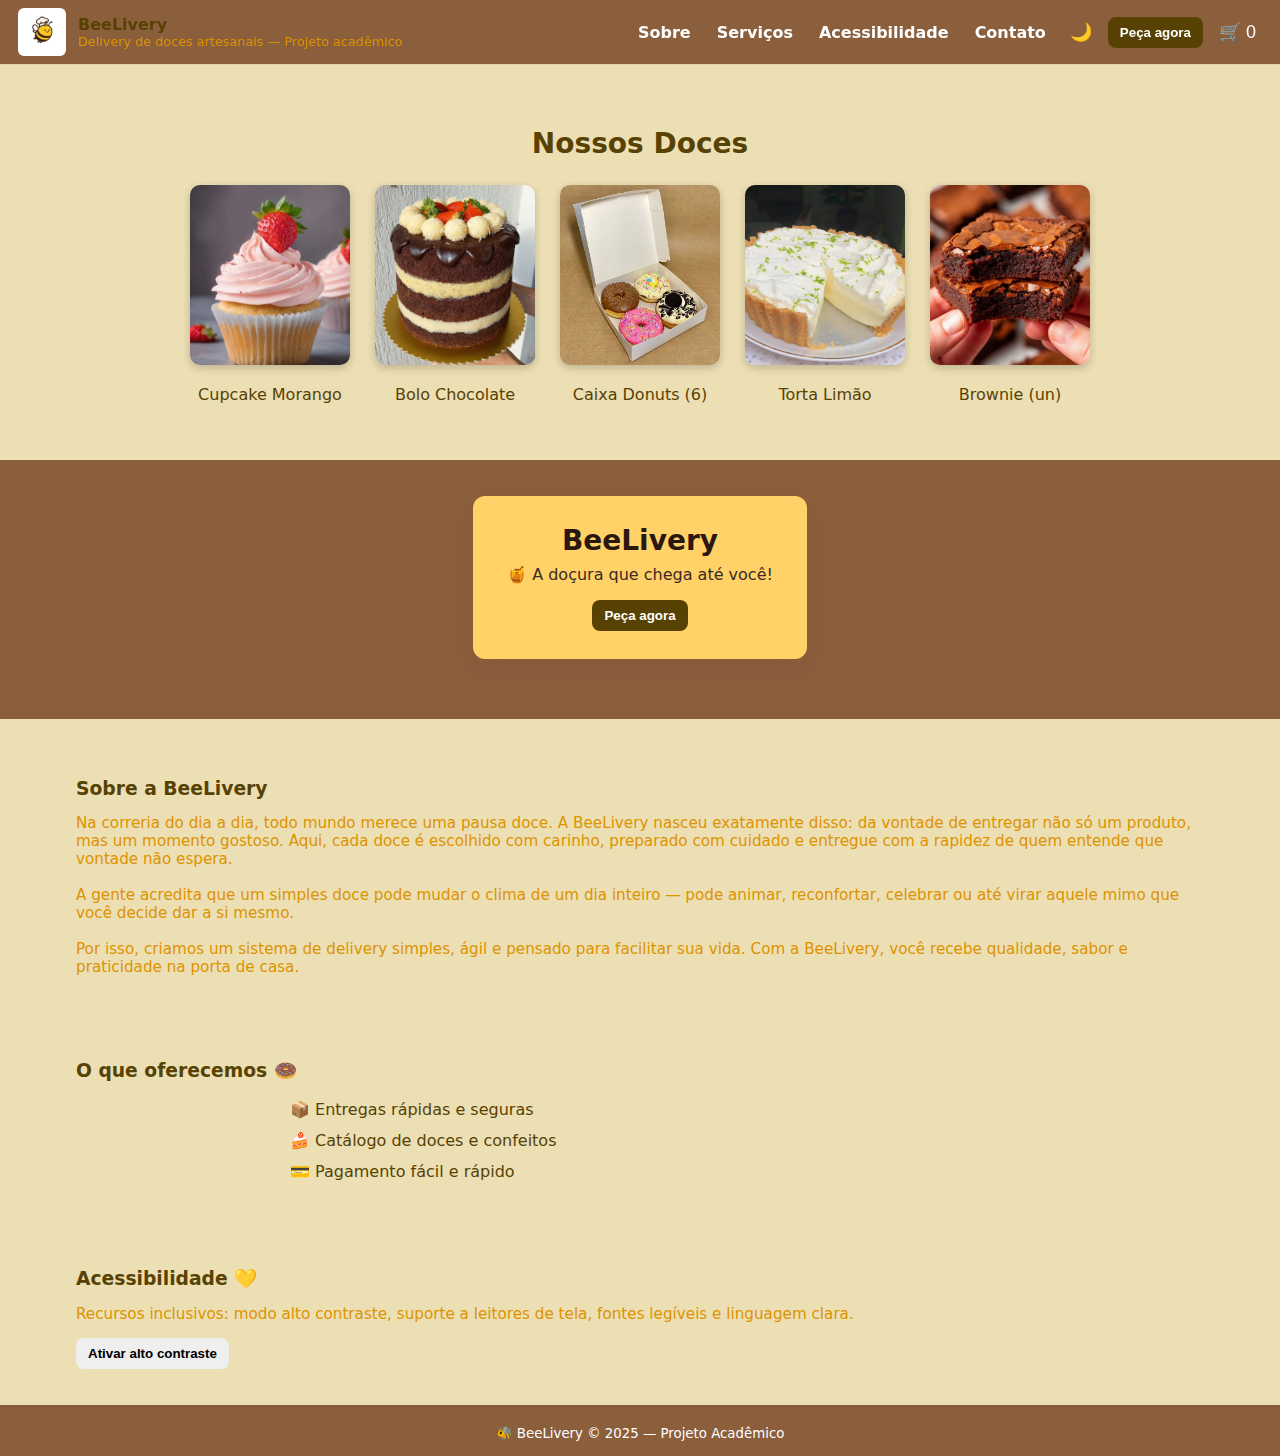
<file: index.html>
<!doctype html>
<html lang="pt-BR">
<head>
  <meta charset="utf-8" />
  <meta name="viewport" content="width=device-width,initial-scale=1" />
  <title>BeeLivery 🍰</title>
  <link rel="stylesheet" href="estilo.css">
</head>
<body>
  <header class="topbar">
    <div class="brand">
      <!-- arquivo de logo: use esse caminho local conforme combinado -->
      <img src="logossssss.jpeg" alt="Logo BeeLivery" class="logo">
      <div class="brand-text">
        <h1>BeeLivery</h1>
        <small>Delivery de doces artesanais — Projeto acadêmico</small>
      </div>
    </div>

    <nav class="menu" role="navigation" aria-label="Menu principal">
      <a href="#sobre">Sobre</a>
      <a href="#servicos">Serviços</a>
      <a href="#acessibilidade">Acessibilidade</a>
      <a href="#contato">Contato</a>
      <button id="themeToggleTop" class="btn-ico" aria-label="Alternar tema">🌙</button>
      <button id="abrirCatalogoTop" class="btn primary">Peça agora</button>
      <button id="abrirCarrinhoTop" class="btn-cart" title="Abrir carrinho">🛒 <span id="countTop">0</span></button>
    </nav>
  </header>

  <section class="produtos-destaque">
    <h2 class="titulo-secao">Nossos Doces</h2>

    <div class="grid-produtos">

        <div class="produto">
            <img src="cupika cake.jpeg" alt="Cupcake Morango">
            <p>Cupcake Morango</p>
        </div>

        <div class="produto">
            <img src="bolos.jpeg" alt="Bolo Chocolate">
            <p>Bolo Chocolate</p>
        </div>

        <div class="produto">
            <img src="dounouts.jpeg" alt="Caixa Donuts (6)">
            <p>Caixa Donuts (6)</p>
        </div>

        <div class="produto">
            <img src="lemoun peper.jpeg" alt="Torta Limão">
            <p>Torta Limão</p>
        </div>

        <div class="produto">
            <img src="brownie.jpeg" alt="Brownie (un)">
            <p>Brownie (un)</p>
        </div>

    </div>
</section>

  <!-- HERO: faixa amarela central -->
  <div class="hero-wrapper">
    <section class="hero" role="banner" aria-label="Apresentação">
      <div class="hero-card">
        <h2>BeeLivery</h2>
        <p class="lead">🍯 A doçura que chega até você!</p>
        <div class="hero-actions">
          <button id="btnPedirTop" class="btn primary">Peça agora</button>
        </div>
      </div>
    </section>
  </div>

  


  <main class="container">
    <!-- Sobre -->
    <section id="sobre" class="panel">
      <h3>Sobre a BeeLivery</h3>
      <p class="small">
        Na correria do dia a dia, todo mundo merece uma pausa doce. A BeeLivery nasceu exatamente disso: da vontade de entregar não só um produto, mas um momento gostoso. Aqui, cada doce é escolhido com carinho, preparado com cuidado e entregue com a rapidez de quem entende que vontade não espera. 
        <br> <br>A gente acredita que um simples doce pode mudar o clima de um dia inteiro — pode animar, reconfortar, celebrar ou até virar aquele mimo que você decide dar a si mesmo. <br><br>Por isso, criamos um sistema de delivery simples, ágil e pensado para facilitar sua vida.

Com a BeeLivery, você recebe qualidade, sabor e praticidade na porta de casa.
      </p>
    </section>

    <!-- Serviços -->
    <section id="servicos" class="panel">
      <h3>O que oferecemos 🍩</h3>
      <ul class="bullets">
        <li>📦 Entregas rápidas e seguras</li>
        <li>🍰 Catálogo de doces e confeitos</li>
        <li>💳 Pagamento fácil e rápido</li>
      </ul>
    </section>

    <!-- Acessibilidade -->
    <section id="acessibilidade" class="panel">
      <h3>Acessibilidade 💛</h3>
      <p class="small">
        Recursos inclusivos: modo alto contraste, suporte a leitores de tela, fontes legíveis e linguagem clara.
      </p>
      <div class="controls">
        <button id="toggleContraste" class="btn">Ativar alto contraste</button>
      </div>
    </section>

  <footer class="footer">
    <small>🐝 BeeLivery © 2025 — Projeto Acadêmico</small>
  </footer>

  <div id="toast" class="toast" aria-live="polite" role="status"></div>

  <script src="java.js"></script>
</body>
</html>
</file>
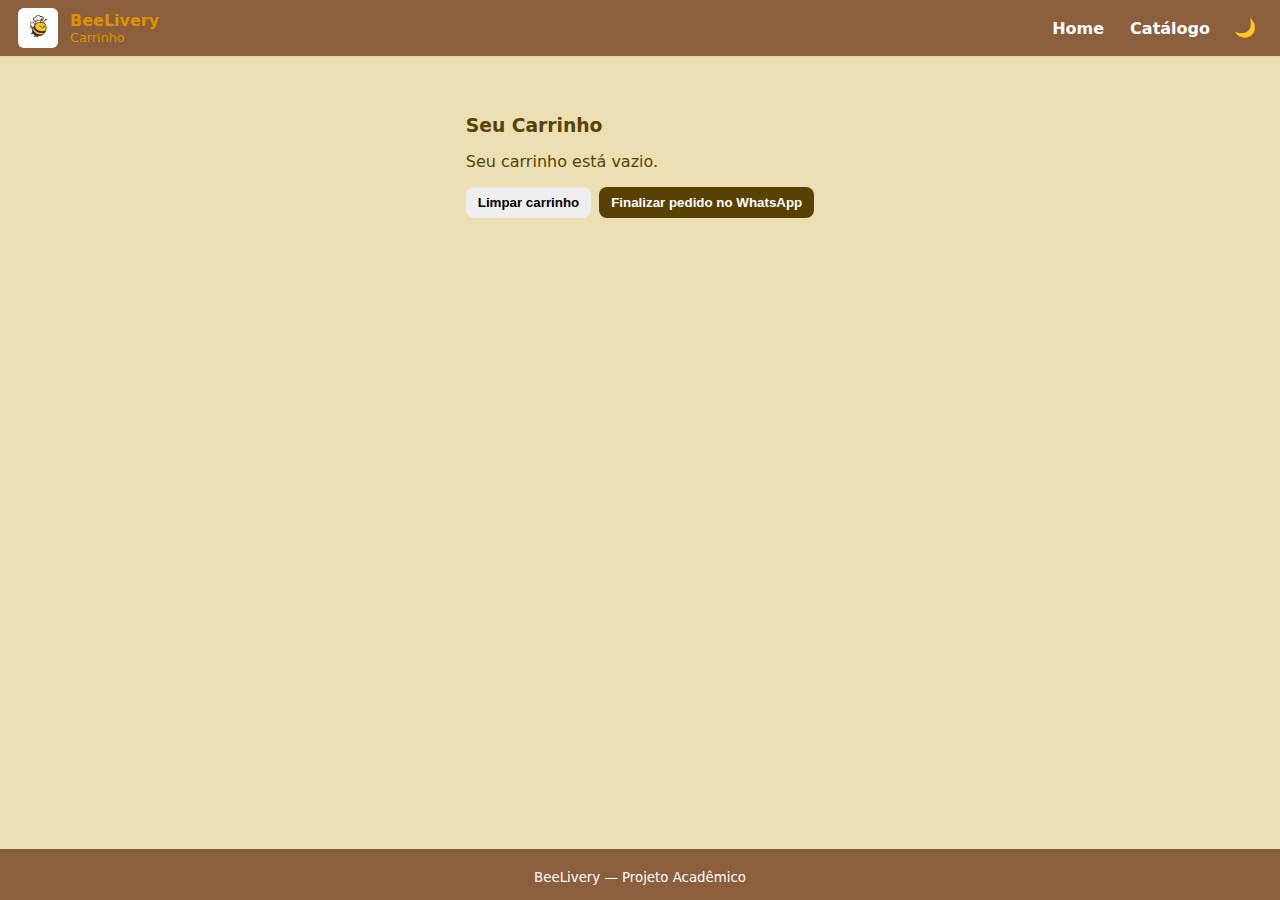
<file: carrinho.html>
<!doctype html>
<html lang="pt-BR">
<head>
  <meta charset="utf-8"/>
  <meta name="viewport" content="width=device-width,initial-scale=1"/>
  <title>BeeLivery — Carrinho</title>
  <link rel="stylesheet" href="estilo.css">
</head>
<body>
  <header class="topbar">
    <div class="brand small">
      <img src="logossssss.jpeg" alt="BeeLivery" class="logo small">
      <div class="brand-text"><h1>BeeLivery</h1><small>Carrinho</small></div>
    </div>

    <nav class="menu">
      <a href="index.html">Home</a>
      <a href="catalogo.html">Catálogo</a>
      <button id="themeToggleCart" class="btn-ico">🌙</button>
    </nav>
  </header>

  <main class="container">
    <section class="panel">
      <h3>Seu Carrinho</h3>
      <div id="cartContainer">
        <!-- itens e total são renderizados pelo JS -->
      </div>

      <div class="cart-actions">
        <button id="clearCartBtn" class="btn">Limpar carrinho</button>
        <button id="checkoutBtn" class="btn primary">Finalizar pedido no WhatsApp</button>
      </div>
    </section>
  </main>

  <footer class="footer">
    <small>BeeLivery — Projeto Acadêmico</small>
  </footer>

  <div id="toast" class="toast" aria-live="polite" role="status"></div>
  <script src="java.js"></script>
</body>
</html>
</file>
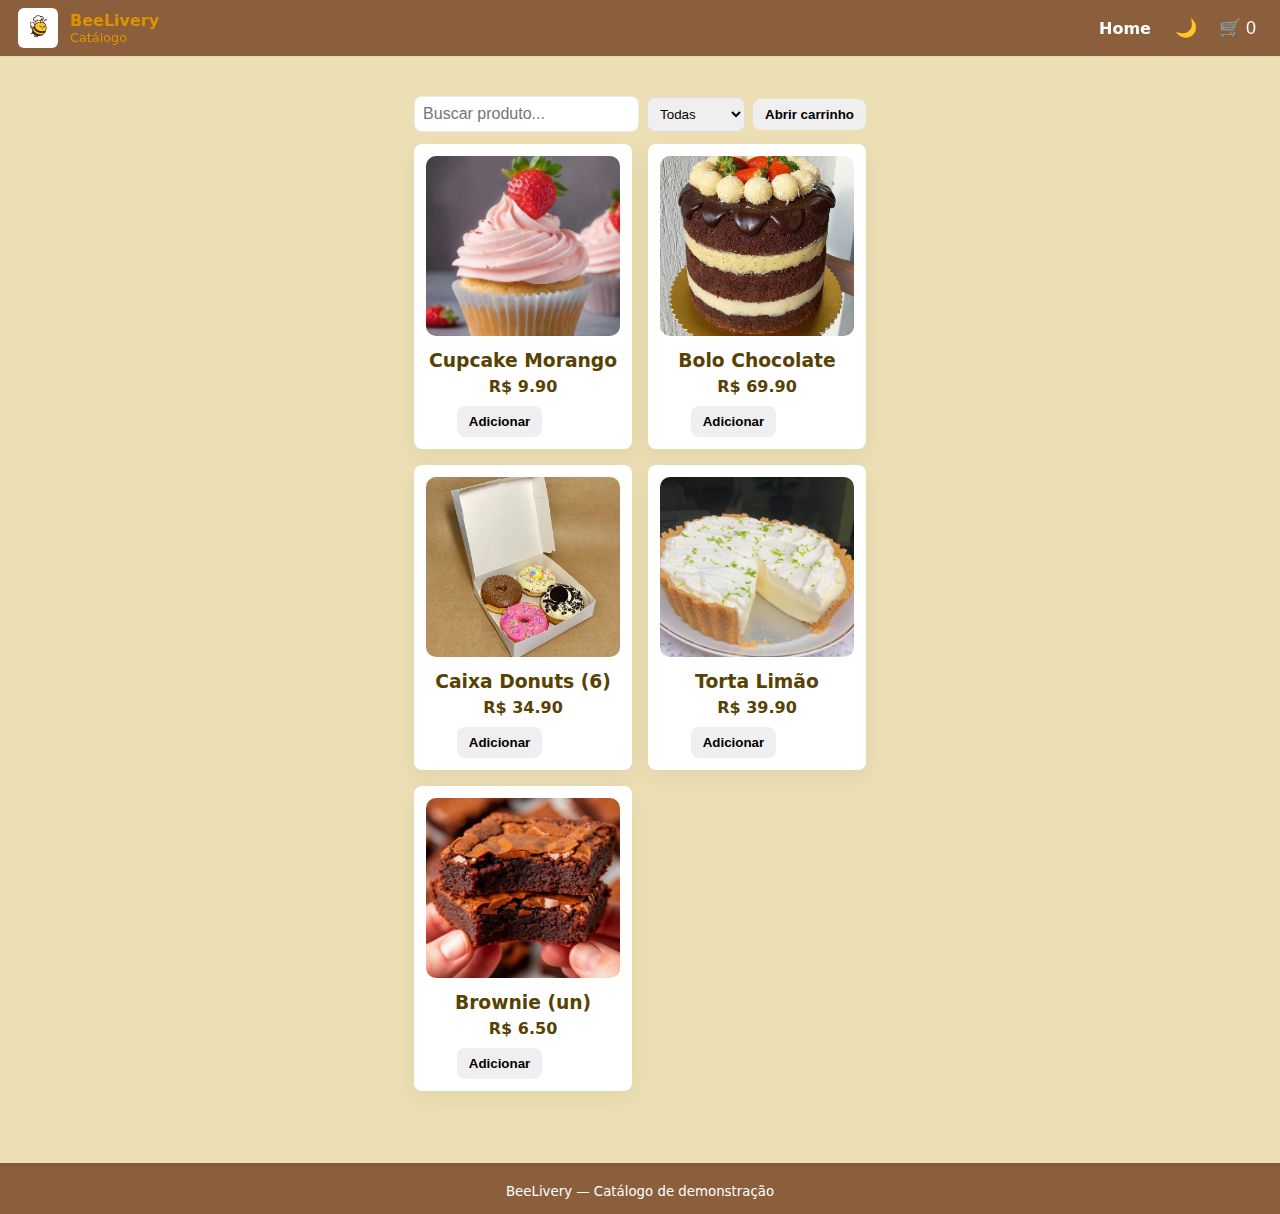
<file: catalogo.html>
<!doctype html>
<html lang="pt-BR">
<head>
  <meta charset="utf-8" />
  <meta name="viewport" content="width=device-width,initial-scale=1" />
  <title>BeeLivery — Catálogo</title>
  <link rel="stylesheet" href="estilo.css">
</head>
<body>
  <header class="topbar">
    <div class="brand small">
      <img src="logossssss.jpeg" alt="BeeLivery" class="logo small">
      <div class="brand-text"><h1>BeeLivery</h1><small>Catálogo</small></div>
    </div>

    <nav class="menu">
      <a href="index.html">Home</a>
      <button id="themeToggleCat" class="btn-ico">🌙</button>
      <button id="abrirCarrinhoCat" class="btn-cart">🛒 <span id="countCat">0</span></button>
    </nav>
  </header>

  <main class="container">
    <section class="panel">
      <div class="catalog-controls">
        <input id="searchInput" type="search" placeholder="Buscar produto..." aria-label="Buscar produtos">
        <select id="filterCat" aria-label="Filtrar categoria">
          <option value="all">Todas</option>
          <option value="bolos">Bolos</option>
          <option value="cupcakes">Cupcakes</option>
          <option value="doces">Doces</option>
        </select>
        <button id="openCartBtn" class="btn">Abrir carrinho</button>
      </div>

      <section id="productsGrid" class="products-grid" aria-live="polite">
        <!-- preenchido via JS -->
      </section>
    </section>
  </main>

  <footer class="footer">
    <small>BeeLivery — Catálogo de demonstração</small>
  </footer>

  <div id="toast" class="toast" aria-live="polite" role="status"></div>
  <script src="java.js"></script>
</body>
</html>
</file>
<file: estilo.css>
html, body {
  height: 100%;
  margin: 0;
  padding: 0;
}

body {
  display: flex;
  flex-direction: column;
}

main {
  flex: 1; /* empurra o footer pra baixo */
}

@import url('https://fonts.googleapis.com/css2?family=Poppins:wght@300;400;600&display=swap');

:root{
  --marrom: #584203;
  --amarelo: #FFD166;
  --rosa: #8B5E3C;
  --bege: #ecdfb4;
  --muted: #dd9300;
  --card: #FFFFFF;
  --maxw: 1200px;
  --radius: 10px;
  --shadow: 0 8px 22px rgba(75,47,38,0.06);
}

/* reset */
*{box-sizing:border-box}
html,body{height:100%}
body{
  margin:0;
  font-family: 'Poppins', system-ui, -apple-system, "Segoe UI", Roboto, Arial;
  background:var(--bege);
  color:var(--marrom);
  -webkit-font-smoothing:antialiased;
}

/* topbar */
.topbar{
  display:flex;
  align-items:center;
  justify-content:space-between;
  padding:8px 18px;
  background:var(--rosa);
  position:sticky;
  top:0;
  z-index:60;
  box-shadow:0 1px 0 rgba(0,0,0,0.04);
}
.brand{display:flex;align-items:center;gap:12px}
.logo{height:48px;border-radius:6px;object-fit:cover}
.logo.small{height:40px}
.brand-text h1{margin:0;font-size:1rem}
.brand-text small{display:block;color:var(--muted);font-size:0.8rem}

/* menu */
.menu{display:flex;align-items:center;gap:10px}
.menu a{color:#fff;text-decoration:none;padding:6px 8px;border-radius:6px;font-weight:600}
.btn{padding:8px 12px;border-radius:8px;border:none;cursor:pointer;font-weight:600}
.btn.primary{background:var(--marrom);color:#fff}
.btn-ico{background:transparent;border:none;cursor:pointer;font-size:18px;color:#fff}
.btn-cart{background:transparent;border:none;cursor:pointer;font-size:18px;color:#fff}

/* hero */
.hero-wrapper{background:var(--rosa)}
.hero{max-width:var(--maxw);margin:0 auto;padding:36px 18px 60px;display:flex;justify-content:center}
.hero-card{background:var(--amarelo);border-radius:12px;padding:28px 34px;box-shadow:var(--shadow);text-align:center;min-width:280px}
.hero-card h2{margin:0;color:#2a170f;font-size:28px}
.hero-card .lead{margin:8px 0 16px;color:#3b2a24}
.hero-actions{display:flex;gap:10px;justify-content:center;flex-wrap:wrap}

/* main container */
.container{max-width:var(--maxw);margin:22px auto;padding:0 18px}
.panel{background:transparent;padding:18px;margin-bottom:14px;border-radius:8px}
.panel h3{margin-bottom:8px}
.small{color:var(--muted);font-size:0.95rem}

/* bullets */
.bullets{list-style:none;padding:0;display:block;text-align:left;max-width:700px;margin:12px auto}
.bullets li{padding:6px 0;font-size:1rem}

/* catalogo */
.catalog-controls{display:flex;gap:8px;align-items:center;margin-bottom:12px;flex-wrap:wrap}
.catalog-controls input[type=search], .catalog-controls select{padding:8px;border-radius:8px;border:1px solid rgba(0,0,0,0.08)}
.products-grid{display:grid;grid-template-columns:repeat(auto-fit,minmax(220px,1fr));gap:12px}
.card-product{background:var(--card);padding:12px;border-radius:8px;box-shadow:var(--shadow);text-align:center}
.card-product img{width:100%;height:140px;object-fit:cover;border-radius:8px}
.card-product h3{margin:10px 0 6px}
.card-product .price{color:var(--marrom);font-weight:700}

/* forms */
.contact-form{display:flex;flex-direction:column;gap:10px;max-width:520px;margin:6px auto}
input, textarea{padding:10px;border-radius:8px;border:1px solid rgba(0,0,0,0.08);font-size:1rem}
textarea{min-height:100px;resize:vertical}

/* cart */
.cart-actions{display:flex;gap:8px;justify-content:flex-end;margin-top:12px}

/* footer */
.footer {
    width: 100%;
    background: var(--rosa);
    color: #fff;
    padding: 14px 0;
    text-align: center;
    margin-top: 18px;
    border-top: 4px solid rgba(0,0,0,0.03);
    width: 100vw;
    margin-left: calc(50% - 50vw);
    margin-right: calc(50% - 50vw);
}


/* toast */
.toast{position:fixed;left:50%;transform:translateX(-50%);bottom:18px;background:var(--marrom);color:#fff;padding:8px 12px;border-radius:8px;opacity:0;pointer-events:none;transition:all .25s}
.toast.show{opacity:1;transform:translateX(-50%) translateY(-6px);pointer-events:auto}

/* alto contraste (acessibilidade) */
.alto-contraste{background:#1a1a1a !important;color:#ffffff !important}
.alto-contraste .topbar{background:#333 !important}
.alto-contraste .footer{background:#333 !important}
.alto-contraste button{background:color: #000 !important}

/* dark theme: */
body.dark{
  --marrom:#7a4a0b;
  background:#252525;
  color:#f1ca92;
}
body.dark .topbar{background:#222}
body.dark .menu a{color:#fff}
body.dark .hero-card{background:var(--amarelo); box-shadow: 0 10px 30px rgba(0,0,0,0.6); color:#fcfcfc}
body.dark .footer{background:#222;color:#ddd}

/* responsive */
@media (max-width:720px){
  .menu{gap:6px}
  .logo{height:40px}
  .hero-card{padding:20px}
  .brand-text h1{font-size:0.95rem}
}

.produtos-destaque {
    padding: 40px 20px;
    text-align: center;
}

.titulo-secao {
    font-size: 28px;
    font-weight: bold;
    margin-bottom: 25px;
}

.grid-produtos {
    display: flex;
    justify-content: center;
    gap: 25px;
    flex-wrap: wrap;
}

.produto {
    width: 160px;
    text-align: center;
}

.produto img {
    width: 100%;
    border-radius: 10px;
    box-shadow: 0 3px 8px rgba(0,0,0,0.2);
    transition: transform .2s;
}

.produto img:hover {
    transform: scale(1.05);
}


@media (max-width: 480px) {

  /* Deixa o header mais compacto */
  .topbar {
    flex-direction: column;
    align-items: center;
    gap: 10px;
    padding: 10px;
  }

  /* Marca + logo reduzidos */
  .brand.small h1 {
    font-size: 20px;
  }

  .logo.small {
    width: 45px;
    height: 45px;
  }

  /* Menu fica alinhado no centro */
  .menu {
    display: flex;
    gap: 15px;
  }

  .menu a {
    font-size: 14px;
  }

  /* Container ocupa quase a tela toda */
  .container {
    width: 95%;
    margin: auto;
  }

  /* Botões maiores para tocar com o dedo */
  .btn, .btn.primary {
    padding: 12px;
    font-size: 15px;
  }

  /* Cards do catálogo ficam em coluna */
  .card {
    width: 100%;
    margin: 10px 0;
  }
}

.card img,
.produto img,
.item img {
  width: 100%;  
  height: 180px;  
  object-fit: cover; 
  border-radius: 10px; 
}

html, body {
  height: 100%;
  margin: 0;
  padding: 0;
}

body {
  display: flex;
  flex-direction: column;
}

main {
  flex: 1 0 auto;
}

footer {
  flex-shrink: 0;
}

.products-grid {
  display: grid;
  grid-template-columns: repeat(auto-fit, minmax(180px, 1fr));
  gap: 16px;
}

.products-grid img {
  width: 100%;
  height: 180px;
  object-fit: cover;
  border-radius: 10px;
}
</file>
